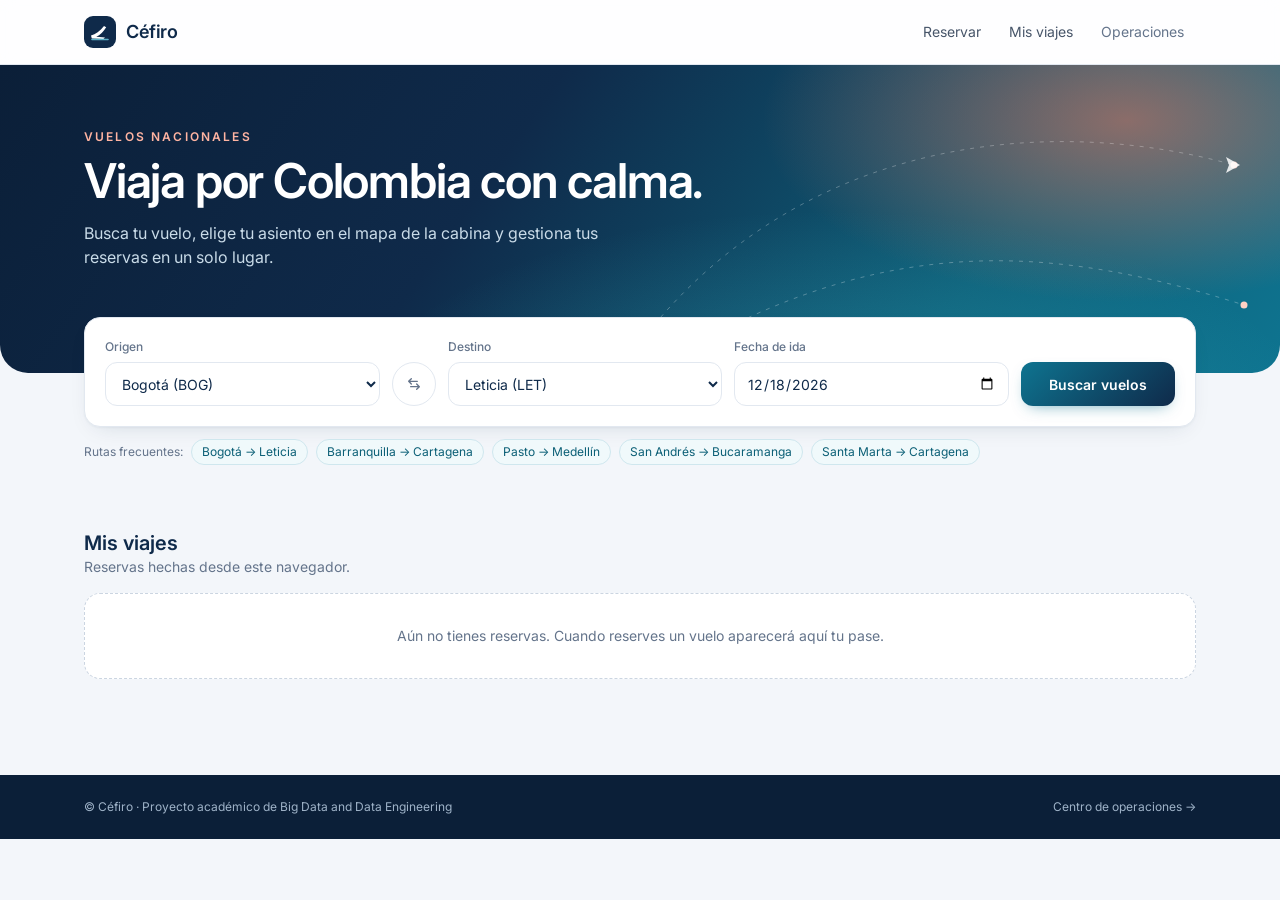
<file: static/index.html>
<!DOCTYPE html>
<html lang="es">
<head>
  <meta charset="UTF-8" />
  <meta name="viewport" content="width=device-width, initial-scale=1.0" />
  <title>Céfiro · Vuelos en Colombia</title>
  <meta name="description" content="Busca vuelos, elige tu asiento y gestiona tus reservas con Céfiro." />
  <link rel="preconnect" href="https://fonts.googleapis.com" />
  <link rel="preconnect" href="https://fonts.gstatic.com" crossorigin />
  <link href="https://fonts.googleapis.com/css2?family=Inter:wght@400;500;600;700&display=swap" rel="stylesheet" />
  <link rel="stylesheet" href="/static/tailwind.css" />
  <link rel="stylesheet" href="/static/styles.css" />
</head>
<body class="bg-ink-50 text-slate-800 antialiased">

  <!-- Header -->
  <header class="sticky top-0 z-40 bg-white/85 backdrop-blur border-b border-slate-200">
    <div class="max-w-6xl mx-auto px-5 h-16 flex items-center justify-between">
      <a href="/" class="flex items-center gap-2.5" aria-label="Céfiro, inicio">
        <svg class="w-8 h-8" viewBox="0 0 32 32" aria-hidden="true">
          <rect width="32" height="32" rx="9" fill="#0f2a4a" />
          <path d="M7 19.5c4.5-1 9-4.2 13-9.5l2.2 1.2c-2.6 4.4-6 7.7-10 9.6l8.8.6-1.6 1.6-11.6-.6z" fill="#fff" />
          <path d="M8 23.5h16" stroke="#5fb3c9" stroke-width="1.6" stroke-linecap="round" />
        </svg>
        <span class="text-lg font-semibold tracking-tight text-ink">Céfiro</span>
      </a>
      <nav class="flex items-center gap-1 text-sm">
        <a href="#reservar" class="px-3 py-2 rounded-lg text-slate-600 hover:text-ink hover:bg-ink-50">Reservar</a>
        <a href="#mis-viajes" class="px-3 py-2 rounded-lg text-slate-600 hover:text-ink hover:bg-ink-50">Mis viajes <span id="trips-count" class="hidden ml-1 text-[11px] font-semibold bg-ink text-white rounded-full px-1.5 py-0.5"></span></a>
        <a href="/static/ops.html" class="hidden sm:inline-flex px-3 py-2 rounded-lg text-slate-500 hover:text-ink hover:bg-ink-50">Operaciones</a>
      </nav>
    </div>
  </header>

  <!-- Hero + search -->
  <section id="reservar" class="hero relative overflow-hidden">
    <div class="max-w-6xl mx-auto px-5 pt-16 pb-28 relative">
      <p class="text-xs font-semibold uppercase tracking-[0.18em] text-accent">Vuelos nacionales</p>
      <h1 class="mt-3 text-4xl sm:text-5xl font-semibold tracking-tight text-ink max-w-2xl leading-[1.1]">Viaja por Colombia con calma.</h1>
      <p class="mt-4 text-slate-600 max-w-xl">Busca tu vuelo, elige tu asiento en el mapa de la cabina y gestiona tus reservas en un solo lugar.</p>
    </div>

    <div class="max-w-6xl mx-auto px-5 -mt-16 relative z-10">
      <form id="search-form" class="bg-white rounded-2xl shadow-card border border-slate-200 p-4 sm:p-5 grid grid-cols-1 md:grid-cols-[1fr_auto_1fr_1fr_auto] gap-3 items-end">
        <label class="block">
          <span class="field-label">Origen</span>
          <select id="origin" class="field"></select>
        </label>
        <button type="button" id="swap" class="hidden md:flex h-11 w-11 items-center justify-center rounded-full border border-slate-200 text-slate-500 hover:text-ink hover:border-ink-200 transition" aria-label="Intercambiar origen y destino">
          <svg class="w-4 h-4" fill="none" stroke="currentColor" stroke-width="2" viewBox="0 0 24 24"><path stroke-linecap="round" stroke-linejoin="round" d="M7 16h13m0 0-4-4m4 4-4 4M17 8H4m0 0 4-4M4 8l4 4"/></svg>
        </button>
        <label class="block">
          <span class="field-label">Destino</span>
          <select id="destination" class="field"></select>
        </label>
        <label class="block">
          <span class="field-label">Fecha de ida</span>
          <input id="travel-date" type="date" class="field" required />
        </label>
        <button type="submit" class="btn-primary h-11 px-7">Buscar vuelos</button>
      </form>
      <div id="popular" class="mt-3 flex flex-wrap items-center gap-2 text-xs text-slate-500"></div>
    </div>
  </section>

  <main class="max-w-6xl mx-auto px-5 pb-24">

    <!-- Results -->
    <section id="results" class="hidden mt-12" aria-live="polite">
      <div class="flex items-end justify-between gap-4 mb-4">
        <div>
          <h2 class="text-xl font-semibold text-ink" id="results-title">Vuelos disponibles</h2>
          <p class="text-sm text-slate-500" id="results-subtitle"></p>
        </div>
      </div>
      <div id="results-list" class="space-y-3"></div>
    </section>

    <!-- Seat selection -->
    <section id="seats" class="hidden mt-12">
      <div class="flex flex-wrap items-end justify-between gap-4 mb-4">
        <div>
          <button type="button" id="back-to-results" class="text-sm text-slate-500 hover:text-ink">← Volver a los vuelos</button>
          <h2 class="mt-1 text-xl font-semibold text-ink">Elige tu asiento</h2>
          <p class="text-sm text-slate-500" id="seats-subtitle"></p>
        </div>
        <div class="inline-flex p-1 rounded-xl bg-white border border-slate-200 text-xs font-medium" role="group" aria-label="Tipo de vista">
          <button type="button" class="view-btn is-active" data-view="tilt">Perspectiva</button>
          <button type="button" class="view-btn" data-view="flat">Vista superior</button>
        </div>
      </div>

      <div class="grid lg:grid-cols-[1fr_360px] gap-6 items-start">
        <div class="relative bg-white rounded-2xl border border-slate-200 shadow-card overflow-hidden">
          <div class="plane-scroll" id="plane-scroll">
            <div class="plane-stage">
              <div id="plane-tilt" class="plane-tilt is-tilted"></div>
            </div>
          </div>
          <div class="absolute left-4 bottom-4 flex flex-wrap gap-3 bg-white/90 backdrop-blur rounded-xl border border-slate-200 px-3 py-2 text-[11px] text-slate-600">
            <span class="legend"><i class="lg-biz"></i>Business</span>
            <span class="legend"><i class="lg-eco"></i>Economy</span>
            <span class="legend"><i class="lg-occ"></i>Ocupado</span>
            <span class="legend"><i class="lg-sel"></i>Seleccionado</span>
            <span class="legend"><i class="lg-mine"></i>Tus asientos</span>
          </div>
          <div id="seat-tooltip" class="seat-tooltip hidden" role="status"></div>
        </div>

        <aside class="lg:sticky lg:top-24 space-y-4">
          <div class="sum-card rounded-2xl shadow-card p-5">
            <div class="flex items-center justify-between">
              <span class="text-xs font-semibold uppercase tracking-wider text-slate-500">Tu vuelo</span>
              <span id="sum-flight" class="font-mono text-xs text-slate-500"></span>
            </div>
            <div class="mt-3 flex items-center justify-between">
              <div><div id="sum-from" class="text-2xl font-semibold text-ink"></div><div id="sum-from-city" class="text-xs text-slate-500"></div></div>
              <svg class="w-16 h-5 text-slate-300" viewBox="0 0 64 20" fill="none" aria-hidden="true"><path d="M2 10h56" stroke="currentColor" stroke-dasharray="3 3"/><path d="M54 5l6 5-6 5" stroke="currentColor" stroke-width="1.5"/></svg>
              <div class="text-right"><div id="sum-to" class="text-2xl font-semibold text-ink"></div><div id="sum-to-city" class="text-xs text-slate-500"></div></div>
            </div>
            <div id="sum-date" class="mt-3 text-sm text-slate-600"></div>
          </div>

          <form id="booking-form" class="bg-white rounded-2xl border border-slate-200 shadow-card p-5 space-y-4">
            <div>
              <span class="text-xs font-semibold uppercase tracking-wider text-slate-500">Asiento</span>
              <div id="seat-empty" class="mt-2 text-sm text-slate-500">Selecciona un asiento disponible en el mapa.</div>
              <div id="seat-detail" class="hidden mt-2">
                <div class="flex items-baseline justify-between">
                  <div class="text-3xl font-semibold text-ink" id="sel-seat"></div>
                  <div class="text-right">
                    <div class="text-xs text-slate-500">Total</div>
                    <div class="text-xl font-semibold text-ink" id="sel-price"></div>
                  </div>
                </div>
                <div class="mt-1 text-sm text-slate-600" id="sel-desc"></div>
              </div>
            </div>
            <label class="block">
              <span class="field-label">Nombre del pasajero</span>
              <input id="passenger" type="text" class="field" placeholder="Como aparece en tu documento" autocomplete="name" maxlength="80" required />
            </label>
            <button id="btn-book" type="submit" class="btn-primary w-full h-11" disabled>Confirmar reserva</button>
            <p class="text-[11px] leading-relaxed text-slate-400">Tu nombre solo se usa para la reserva y no se comparte con los sistemas de analítica.</p>
          </form>
        </aside>
      </div>
    </section>

    <!-- My trips -->
    <section id="mis-viajes" class="mt-16">
      <div class="flex items-end justify-between mb-4">
        <div>
          <h2 class="text-xl font-semibold text-ink">Mis viajes</h2>
          <p class="text-sm text-slate-500">Reservas hechas desde este navegador.</p>
        </div>
      </div>
      <div id="trips" class="grid md:grid-cols-2 gap-4"></div>
    </section>
  </main>

  <footer class="site-footer">
    <div class="max-w-6xl mx-auto px-5 py-6 flex flex-wrap items-center justify-between gap-3 text-xs text-slate-500">
      <span>© Céfiro · Proyecto académico de Big Data and Data Engineering</span>
      <a href="/static/ops.html" class="hover:text-ink">Centro de operaciones →</a>
    </div>
  </footer>

  <!-- Confirmation dialog -->
  <dialog id="confirm-dialog" class="rounded-2xl p-0 w-[min(440px,92vw)] shadow-2xl backdrop:bg-ink-900/40">
    <div class="p-6">
      <div class="w-11 h-11 rounded-full bg-accent-50 text-accent flex items-center justify-center">
        <svg class="w-5 h-5" fill="none" stroke="currentColor" stroke-width="2.2" viewBox="0 0 24 24"><path stroke-linecap="round" stroke-linejoin="round" d="M5 13l4 4L19 7"/></svg>
      </div>
      <h3 class="mt-4 text-lg font-semibold text-ink">Reserva confirmada</h3>
      <p id="confirm-text" class="mt-1 text-sm text-slate-600"></p>
      <div class="mt-6 flex gap-2 justify-end">
        <button type="button" data-close class="px-4 h-10 rounded-xl text-sm font-medium text-slate-600 hover:bg-slate-100">Seguir buscando</button>
        <a href="#mis-viajes" data-close class="btn-primary px-4 h-10 inline-flex items-center">Ver mis viajes</a>
      </div>
    </div>
  </dialog>

  <div id="toasts" class="fixed bottom-5 right-5 z-50 flex flex-col gap-2 w-[min(360px,90vw)]"></div>

  <script src="/static/app.js"></script>
</body>
</html>
</file>
<file: static/styles.css>
/* Céfiro — booking site styles (complements Tailwind CDN) */
.hero { background: #f3f6fa; }
.hero::before {
  /* colored band behind the headline: navy -> teal with a warm sunset glow */
  content: ""; position: absolute; left: 0; right: 0; top: 0; bottom: 92px;
  background:
    radial-gradient(520px 260px at 88% 18%, rgba(242, 118, 91, .55), transparent 70%),
    radial-gradient(700px 320px at 65% 120%, rgba(56, 189, 208, .35), transparent 70%),
    linear-gradient(125deg, #0b1f38 0%, #0f2a4a 38%, #0e5f78 75%, #0e7490 100%);
  border-bottom-left-radius: 28px; border-bottom-right-radius: 28px;
}
.hero::after {
  /* faint route lines, decorative only */
  content: "";
  position: absolute;
  inset: 0 0 92px 0;
  background-image: url("data:image/svg+xml,%3Csvg xmlns='http://www.w3.org/2000/svg' width='620' height='260' viewBox='0 0 620 260'%3E%3Cg fill='none' stroke='%23ffffff' stroke-opacity='.28' stroke-dasharray='4 6'%3E%3Cpath d='M20 230C180 40 420 20 600 70'/%3E%3Cpath d='M60 250C260 140 420 150 610 210'/%3E%3C/g%3E%3Cg fill='%23ffd1c4'%3E%3Ccircle cx='20' cy='230' r='3.5'/%3E%3Ccircle cx='600' cy='70' r='3.5'/%3E%3Ccircle cx='610' cy='210' r='3.5'/%3E%3C/g%3E%3Cpath d='M592 62l14 8-14 8 3-8z' fill='%23ffffff' fill-opacity='.85'/%3E%3C/svg%3E");
  background-repeat: no-repeat;
  background-position: right 4% top 30px;
  pointer-events: none;
}
.hero h1 { color: #ffffff; }
.hero > div:first-child p { color: #c9dbe8; }
.hero > div:first-child p:first-child { color: #ffb4a2; }
.hero #popular { color: #64748b; }
.shadow-card { box-shadow: 0 1px 2px rgba(15, 42, 74, 0.04), 0 8px 24px -12px rgba(15, 42, 74, 0.18); }

.field-label { display: block; font-size: 12px; font-weight: 500; color: #64748b; margin-bottom: 6px; }
.field {
  width: 100%; height: 44px; padding: 0 12px; border-radius: 12px;
  border: 1px solid #e2e8f0; background: #fff; color: #0f2a4a; font-size: 14px;
  transition: border-color .15s, box-shadow .15s;
}
.field:focus { outline: none; border-color: #0e7490; box-shadow: 0 0 0 3px rgba(14, 116, 144, .15); }

.btn-primary {
  border-radius: 12px; background: linear-gradient(135deg, #0e7490 0%, #0f2a4a 100%); color: #fff; font-size: 14px; font-weight: 600;
  box-shadow: 0 6px 16px -8px rgba(14, 116, 144, .7);
  transition: filter .15s, opacity .15s, transform .15s;
}
.btn-primary:hover { filter: brightness(1.12); }
.btn-primary:active { transform: translateY(1px); }
.btn-primary:disabled { opacity: .4; cursor: not-allowed; }
.btn-secondary {
  border-radius: 10px; border: 1px solid #e2e8f0; background: #fff; color: #0f2a4a;
  font-size: 13px; font-weight: 500; transition: border-color .15s, background .15s;
}
.btn-secondary:hover { border-color: #c7d4e5; background: #f3f6fa; }

.chip { border: 1px solid #cfe7ee; background: #f0f9fb; border-radius: 999px; padding: 4px 10px; color: #0b5f76; transition: border-color .15s, background .15s; }
.chip:hover { border-color: #f2765b; background: #fff4f1; color: #c2462b; }

.view-btn { padding: 6px 12px; border-radius: 9px; color: #64748b; transition: background .15s, color .15s; }
.view-btn.is-active { background: linear-gradient(135deg, #0e7490, #0f2a4a); color: #fff; }

section { scroll-margin-top: 84px; }

/* ---------- Plane seat map ---------- */
.plane-scroll { max-height: 78vh; overflow-y: auto; overflow-x: hidden; padding: 24px 12px 72px; background:
  radial-gradient(600px 300px at 50% 0%, #f3f6fa, #ffffff 70%); }
.plane-stage { perspective: 1500px; perspective-origin: 50% 0%; }
.plane-tilt { transform-origin: 50% 0%; transition: transform .5s cubic-bezier(.2, .7, .2, 1); max-width: 640px; margin: 0 auto; }
.plane-tilt.is-tilted { transform: rotateX(24deg); }
.plane-tilt svg { width: 100%; height: auto; display: block; overflow: visible; }

.seat { cursor: pointer; outline: none; }
.seat .base { transition: fill .15s, stroke .15s; stroke-width: 1.2; }
.seat .back { transition: fill .15s; }
.seat.eco .base { fill: #eef8fb; stroke: #5ba6b8; }
.seat.eco .back { fill: #8fc9d6; }
.seat.biz .base { fill: #fbf2e2; stroke: #b7862f; }
.seat.biz .back { fill: #b7862f; opacity: .8; }
.seat.free:hover .base, .seat.free:focus-visible .base { stroke: #f2765b; stroke-width: 2.2; fill: #fff1ec; }
.seat.occ { cursor: not-allowed; }
.seat.occ .base { fill: #e2e8f0; stroke: #e2e8f0; }
.seat.occ .back { fill: #cbd5e1; }
.seat.mine { cursor: default; }
.seat.mine .base { fill: #0f2a4a; stroke: #0f2a4a; }
.seat.mine .back { fill: #0b1f38; }
.seat.free.sel .base, .seat.free.sel:hover .base, .seat.free.sel:focus-visible .base { fill: #f2765b; stroke: #d4553a; stroke-width: 2; }
.seat.free.sel .back { fill: #c2462b; }
.seat .mark { pointer-events: none; }

.legend { display: inline-flex; align-items: center; gap: 6px; }
.legend i { width: 12px; height: 12px; border-radius: 3px; display: inline-block; }
.lg-biz { background: #fbf2e2; border: 1px solid #b7862f; }
.lg-eco { background: #eef8fb; border: 1px solid #5ba6b8; }
.lg-occ { background: #e2e8f0; }
.lg-sel { background: #f2765b; }
.lg-mine { background: #0f2a4a; }

.seat-tooltip {
  position: absolute; z-index: 20; pointer-events: none; transform: translate(-50%, calc(-100% - 12px));
  background: #0f2a4a; color: #fff; font-size: 12px; line-height: 1.35; padding: 7px 10px; border-radius: 9px;
  white-space: nowrap; box-shadow: 0 8px 20px -8px rgba(15, 42, 74, .5);
}

/* ---------- Trips (boarding-pass style) ---------- */
.pass { position: relative; }
.pass .perf { border-left: 2px dashed rgba(255,255,255,.35); background: linear-gradient(160deg, #0e7490 0%, #0f2a4a 100%) !important; }
.pass .perf .text-ink { color: #fff; }
.pass .perf .text-slate-500 { color: #b9d9e3; }
.pass .perf [data-cancel] { color: #ffb4a2; }
.pass .perf [data-cancel]:hover { color: #fff; }
.pass.opacity-70 .perf { background: linear-gradient(160deg, #94a3b8, #64748b) !important; }
.pass::before { content: ""; position: absolute; left: 0; top: 0; bottom: 0; width: 4px; background: linear-gradient(180deg, #f2765b, #0e7490); }
.status { font-size: 11px; font-weight: 600; padding: 2px 8px; border-radius: 999px; }
.status.ok { background: #ecf8fb; color: #0b5f76; }
.status.cx { background: #fef2f2; color: #b91c1c; }

.toast { animation: toast-in .2s ease-out; }
@keyframes toast-in { from { opacity: 0; transform: translateY(6px); } to { opacity: 1; transform: none; } }
.fade-in { animation: fade-in .3s ease-out; }
@keyframes fade-in { from { opacity: 0; transform: translateY(8px); } to { opacity: 1; transform: none; } }

@media (prefers-reduced-motion: reduce) {
  .plane-tilt, .toast, .fade-in { transition: none !important; animation: none !important; }
}

/* ---------- Color accents ---------- */
.bg-coral { background: #f2765b; }
.flight-card { position: relative; overflow: hidden; transition: transform .15s, box-shadow .15s; }
.flight-card::before { content: ""; position: absolute; left: 0; top: 0; bottom: 0; width: 4px; background: linear-gradient(180deg, #0e7490, #f2765b); }
.flight-card:hover { transform: translateY(-2px); box-shadow: 0 1px 2px rgba(15,42,74,.04), 0 14px 30px -14px rgba(14,116,144,.45); }
.price-eco { color: #0e7490; }
.biz-tag { display: inline-block; font-weight: 600; color: #8a5f17; background: #fbf2e2; border: 1px solid #ecd4a6; border-radius: 6px; padding: 0 6px; margin-right: 2px; }

.sum-card { background: radial-gradient(260px 140px at 100% 0%, rgba(242,118,91,.45), transparent 70%), linear-gradient(140deg, #0f2a4a, #0e7490); color: #fff; }
.sum-card .text-ink { color: #fff; }
.sum-card .text-slate-500, .sum-card .text-slate-600 { color: #bfd8e3; }
.sum-card svg { color: rgba(255,255,255,.5); }
#sel-price { color: #0e7490; }

.site-footer { background: #0b1f38; color: #9fb3c8; }
.site-footer a:hover { color: #fff; }
#trips-count { background: #f2765b !important; }
.site-footer .text-slate-500 { color: #9fb3c8; }
.site-footer a.hover\:text-ink:hover { color: #fff; }
</file>
